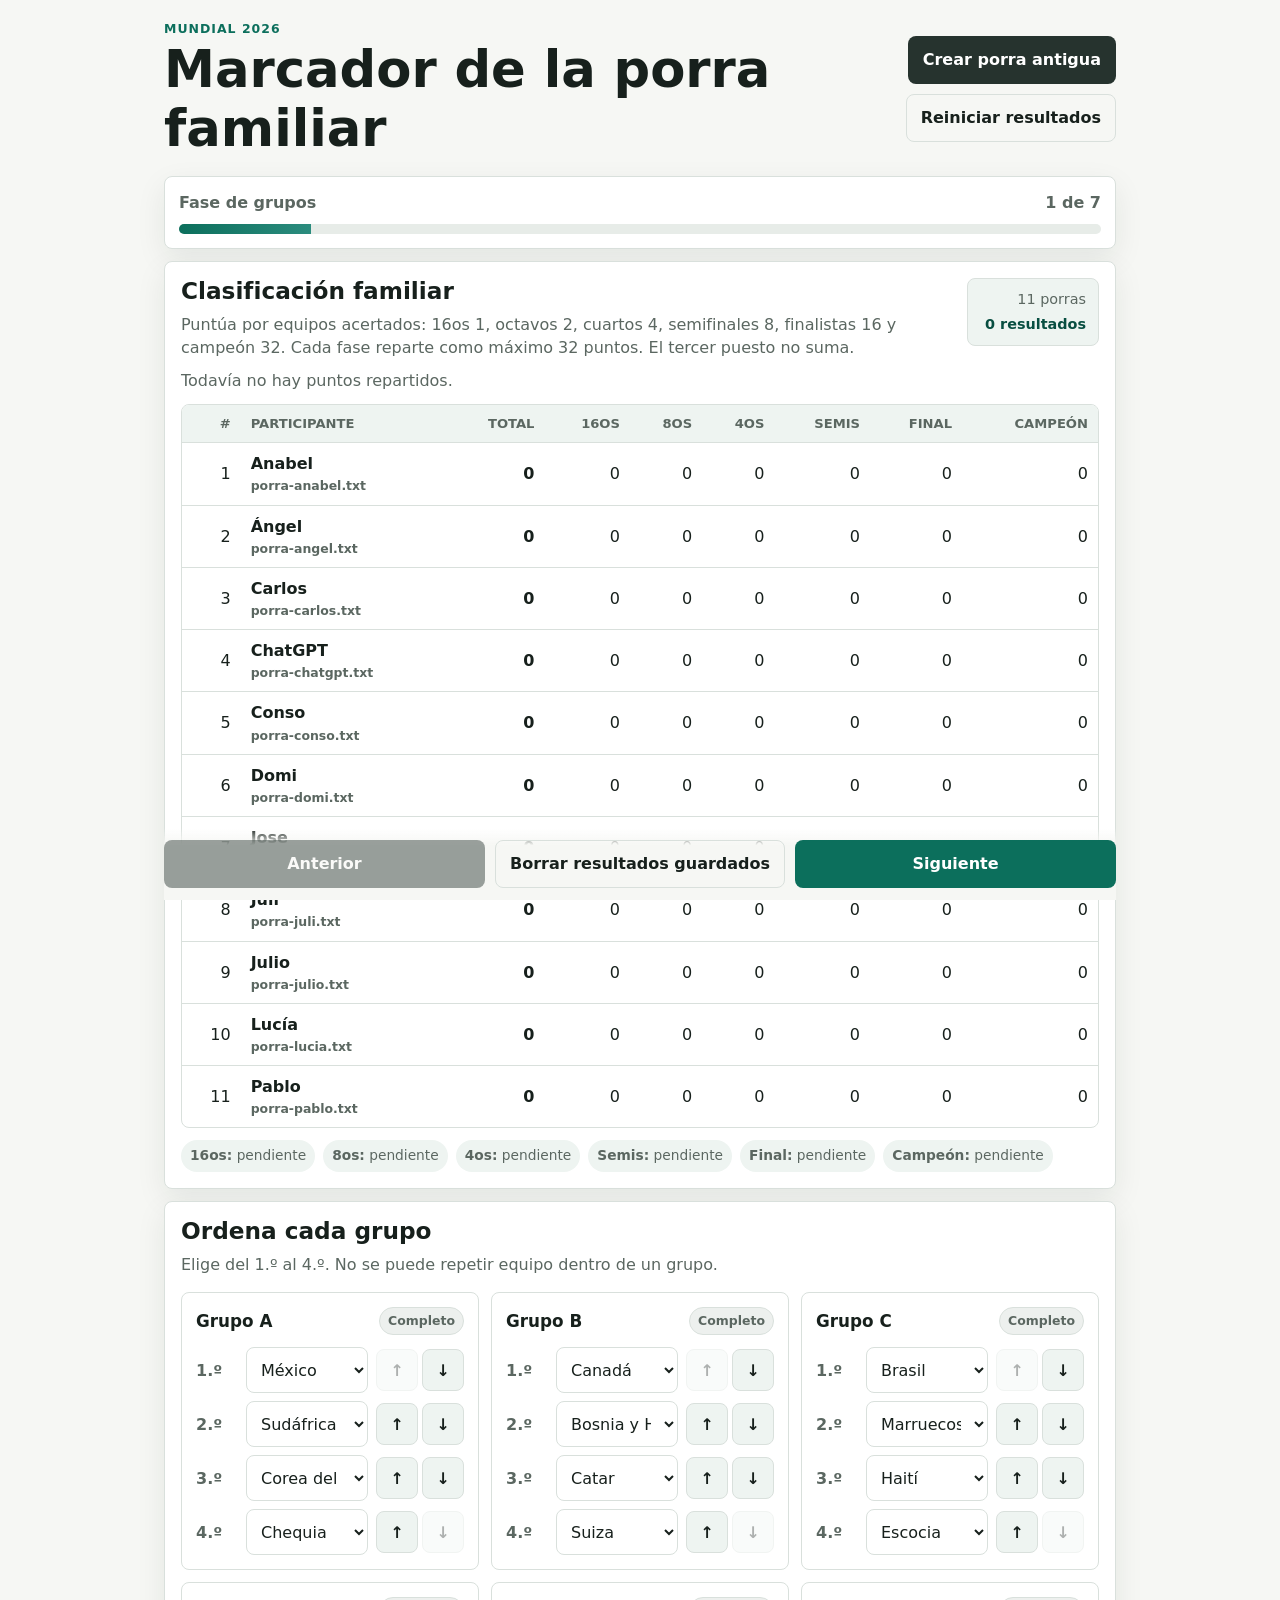
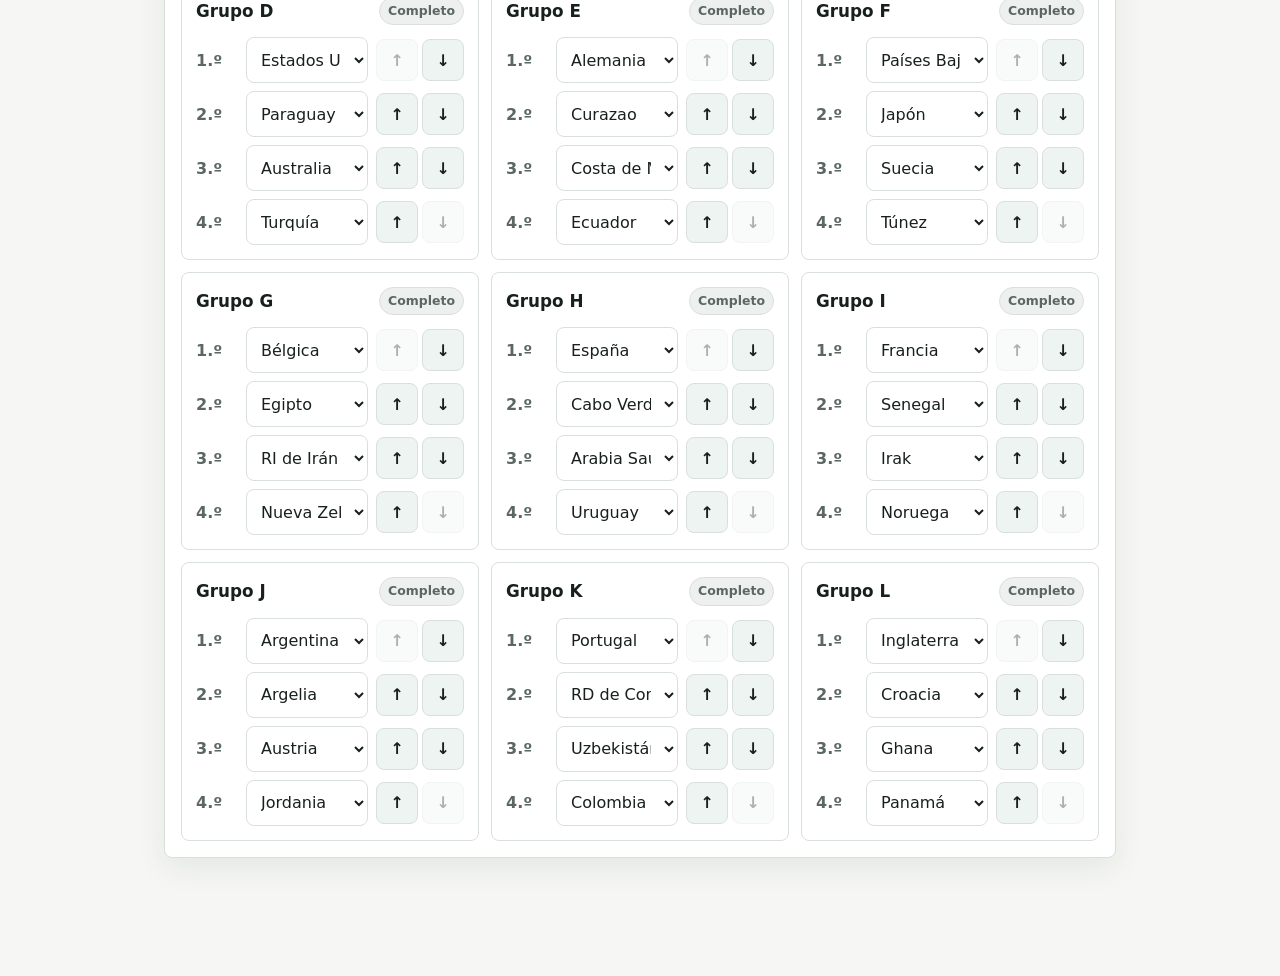
<file: index.html>
<!doctype html>
<html lang="es">
  <head>
    <meta charset="utf-8">
    <meta name="viewport" content="width=device-width, initial-scale=1">
    <title>Porra Mundial 2026</title>
    <link rel="icon" href="data:image/svg+xml,%3Csvg xmlns='http://www.w3.org/2000/svg' viewBox='0 0 64 64'%3E%3Ccircle cx='32' cy='32' r='28' fill='%230c6f5c'/%3E%3Cpath fill='white' d='M20 18h24v28H20z'/%3E%3Cpath fill='%23c7353d' d='M20 18h8v28h-8zM36 18h8v28h-8z'/%3E%3C/svg%3E">
    <link rel="stylesheet" href="styles.css?v=20260612-2">
  </head>
  <body>
    <div class="app-shell">
      <header class="app-header">
        <div>
          <p class="eyebrow">Mundial 2026</p>
          <h1>Marcador de la porra familiar</h1>
        </div>
        <div class="header-actions">
          <a class="button button-secondary link-button" href="crear-porra.html">Crear porra antigua</a>
          <button id="resetButton" class="button button-ghost" type="button">Reiniciar resultados</button>
        </div>
      </header>

      <main>
        <section class="progress-panel" aria-label="Progreso">
          <div id="stepLabel" class="step-label"></div>
          <div class="progress-track">
            <div id="progressBar" class="progress-bar"></div>
          </div>
        </section>

        <section id="message" class="message" role="status" aria-live="polite" hidden></section>
        <section id="leaderboard" class="leaderboard-panel" aria-label="Clasificación familiar"></section>
        <section id="app" class="step-content"></section>

        <nav class="nav-actions" aria-label="Navegación de la porra">
          <button id="prevButton" class="button button-secondary" type="button">Anterior</button>
          <button id="clearStorageButton" class="button button-ghost" type="button">Borrar resultados guardados</button>
          <button id="nextButton" class="button button-primary" type="button">Siguiente</button>
        </nav>
      </main>
    </div>

    <script src="forecasts.js?v=20260612-2"></script>
    <script src="app.js?v=20260613-2"></script>
  </body>
</html>
</file>
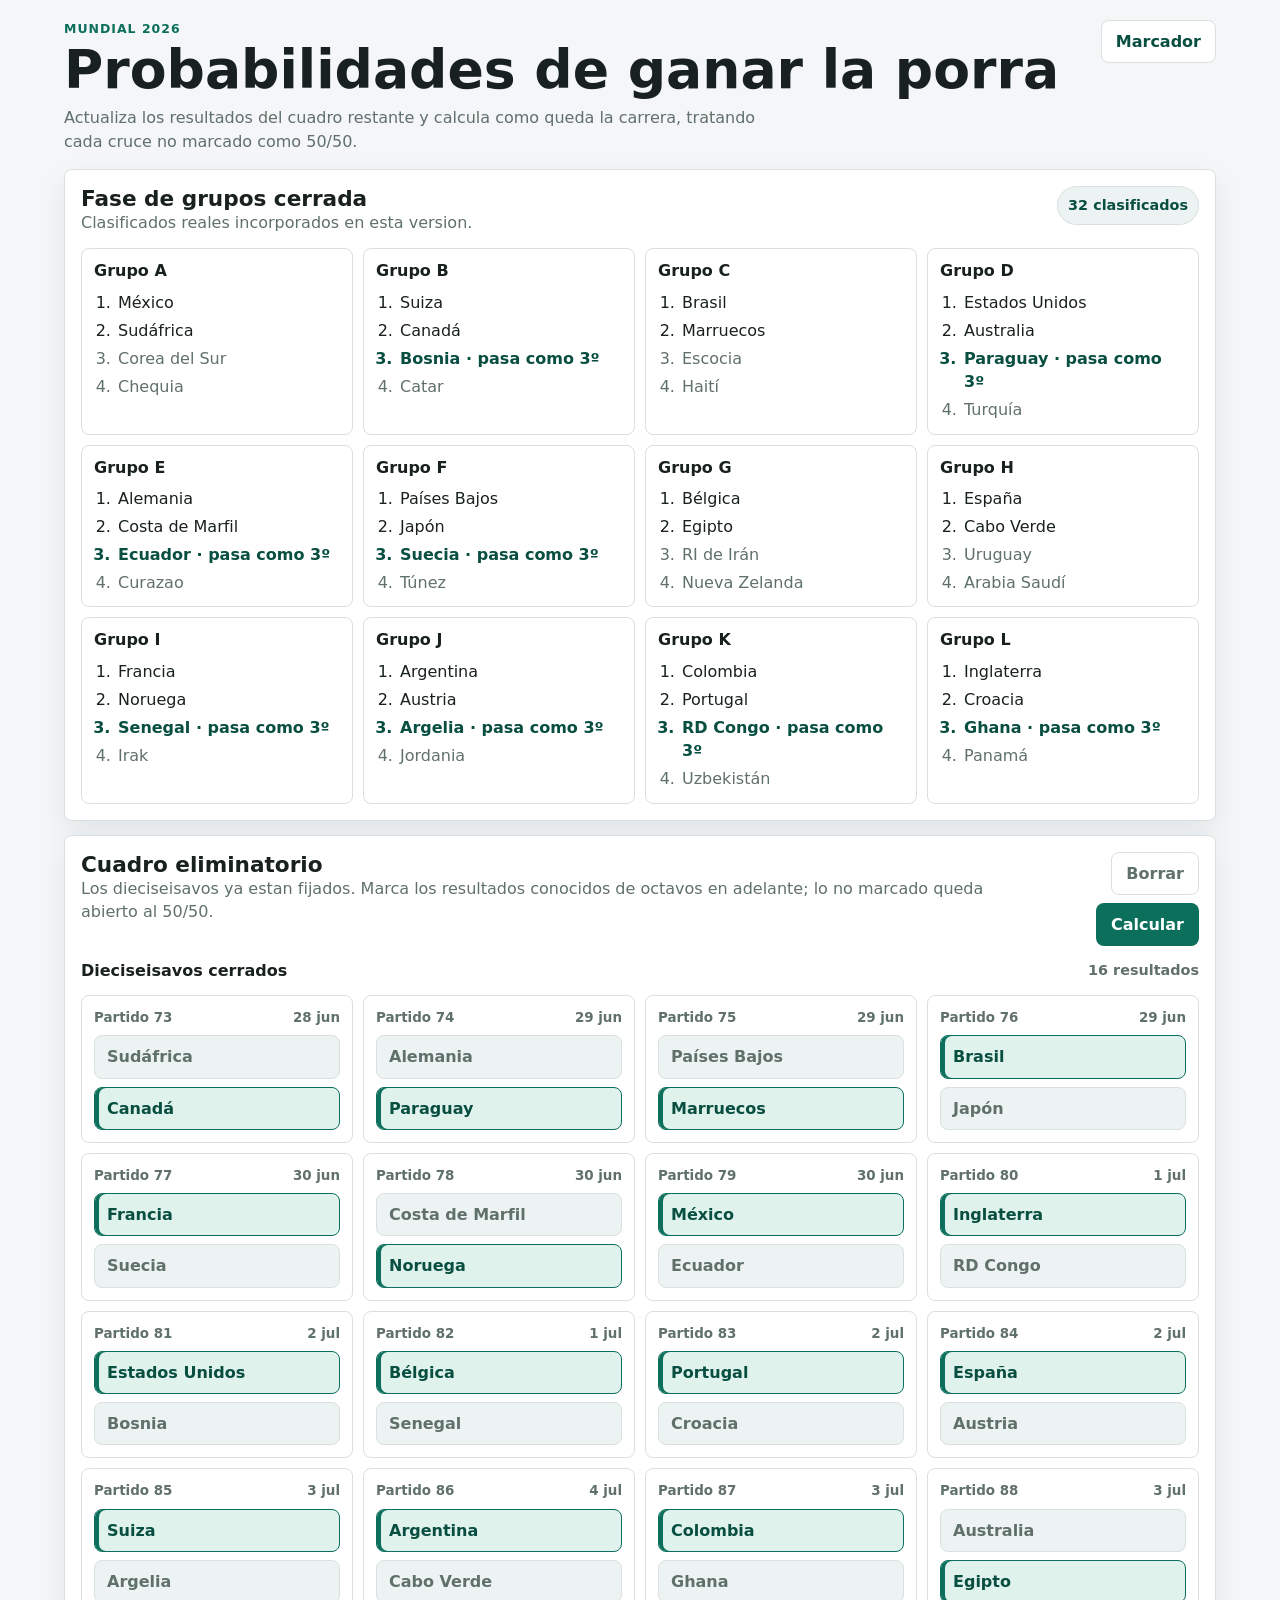
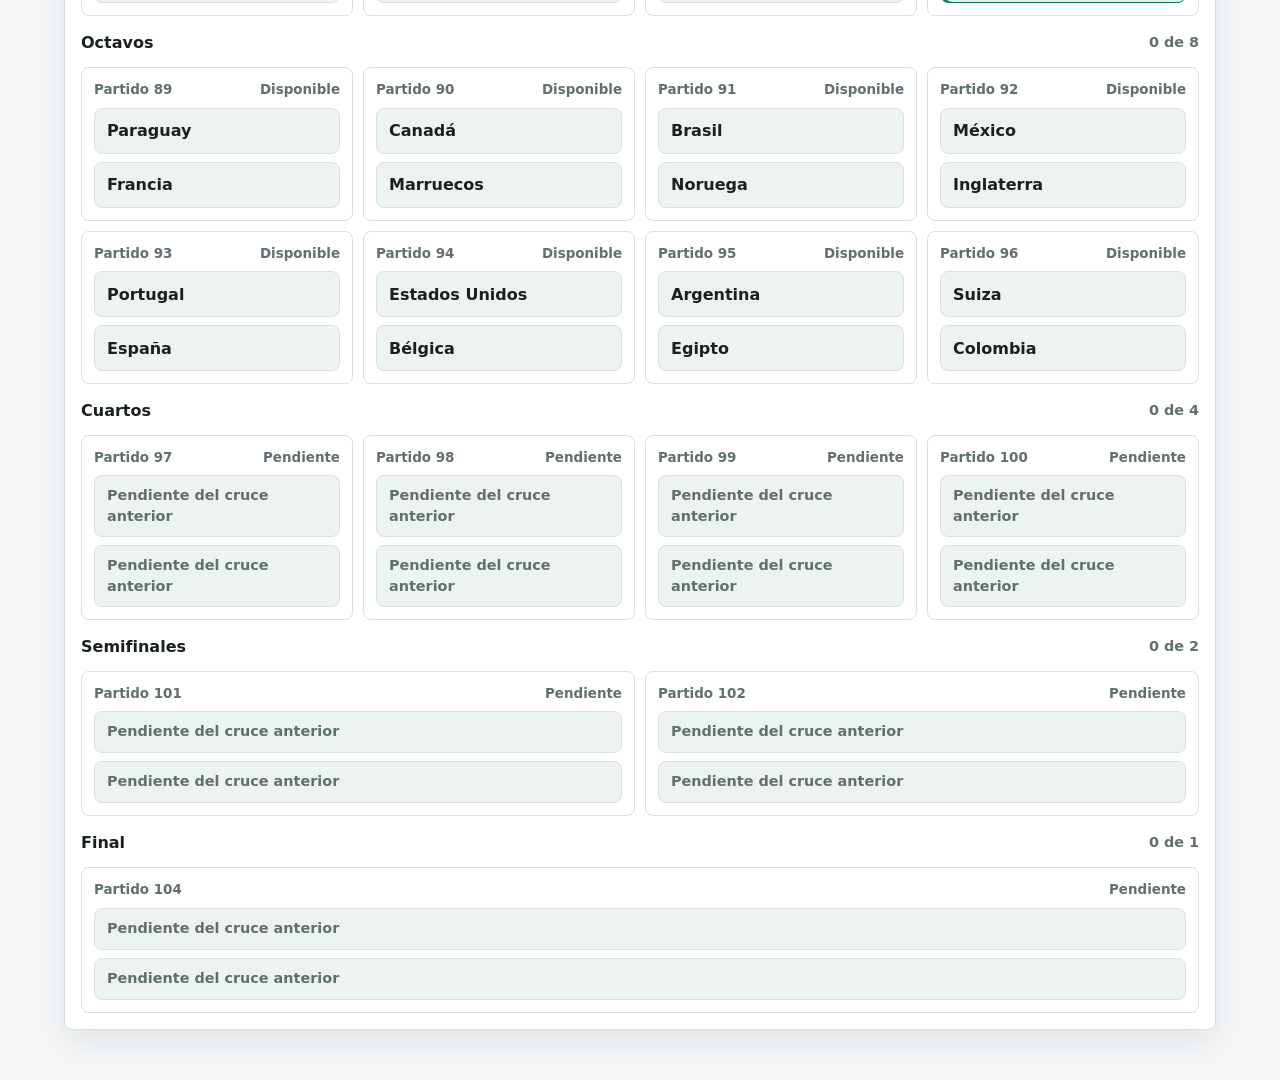
<file: probabilidades/index.html>
<!doctype html>
<html lang="es">
  <head>
    <meta charset="utf-8">
    <meta name="viewport" content="width=device-width, initial-scale=1">
    <title>Probabilidades de la porra</title>
    <link rel="icon" href="data:image/svg+xml,%3Csvg xmlns='http://www.w3.org/2000/svg' viewBox='0 0 64 64'%3E%3Ccircle cx='32' cy='32' r='28' fill='%230c6f5c'/%3E%3Cpath fill='white' d='M18 18h28v28H18z'/%3E%3Cpath fill='%23b43640' d='M18 18h9v28h-9zM37 18h9v28h-9z'/%3E%3C/svg%3E">
    <link rel="stylesheet" href="probabilidades.css?v=20260707-3">
  </head>
  <body>
    <div class="app-shell">
      <header class="app-header">
        <div>
          <p class="eyebrow">Mundial 2026</p>
          <h1>Probabilidades de ganar la porra</h1>
          <p class="intro">Actualiza los resultados del cuadro restante y calcula como queda la carrera, tratando cada cruce no marcado como 50/50.</p>
        </div>
        <a class="button button-secondary" href="../">Marcador</a>
      </header>

      <main>
        <section class="summary-panel" aria-labelledby="groupsTitle">
          <div class="section-head">
            <div>
              <h2 id="groupsTitle">Fase de grupos cerrada</h2>
              <p>Clasificados reales incorporados en esta version.</p>
            </div>
            <div class="pill" id="qualifiedCount"></div>
          </div>
          <div id="groupResults" class="group-grid"></div>
        </section>

        <section class="matches-panel" aria-labelledby="matchesTitle">
          <div class="section-head">
            <div>
              <h2 id="matchesTitle">Cuadro eliminatorio</h2>
              <p>Los dieciseisavos ya estan fijados. Marca los resultados conocidos de octavos en adelante; lo no marcado queda abierto al 50/50.</p>
            </div>
            <div class="actions">
              <button id="clearButton" class="button button-ghost" type="button">Borrar</button>
              <button id="calculateButton" class="button button-primary" type="button">Calcular</button>
            </div>
          </div>
          <div id="message" class="message" role="status" aria-live="polite" hidden></div>
          <div id="matches" class="rounds-stack"></div>
        </section>

        <section id="resultsPanel" class="results-panel" aria-labelledby="resultsTitle" hidden>
          <div class="section-head">
            <div>
              <h2 id="resultsTitle">Resultado del escenario</h2>
              <p id="scenarioSummary"></p>
            </div>
            <div id="scenarioCount" class="pill strong"></div>
          </div>
          <div id="leaderCards" class="leader-cards"></div>
          <div class="table-wrap">
            <table class="results-table">
              <thead>
                <tr>
                  <th>#</th>
                  <th>Jugador</th>
                  <th>Gana la porra</th>
                  <th>1º o 2º</th>
                  <th>1º, 2º o 3º</th>
                  <th>1º en solitario</th>
                  <th>Puntos ahora</th>
                </tr>
              </thead>
              <tbody id="resultsBody"></tbody>
            </table>
          </div>
        </section>
      </main>
    </div>

    <script src="../forecasts.js?v=20260612-2"></script>
    <script src="probabilidades.js?v=20260707-3"></script>
  </body>
</html>
</file>
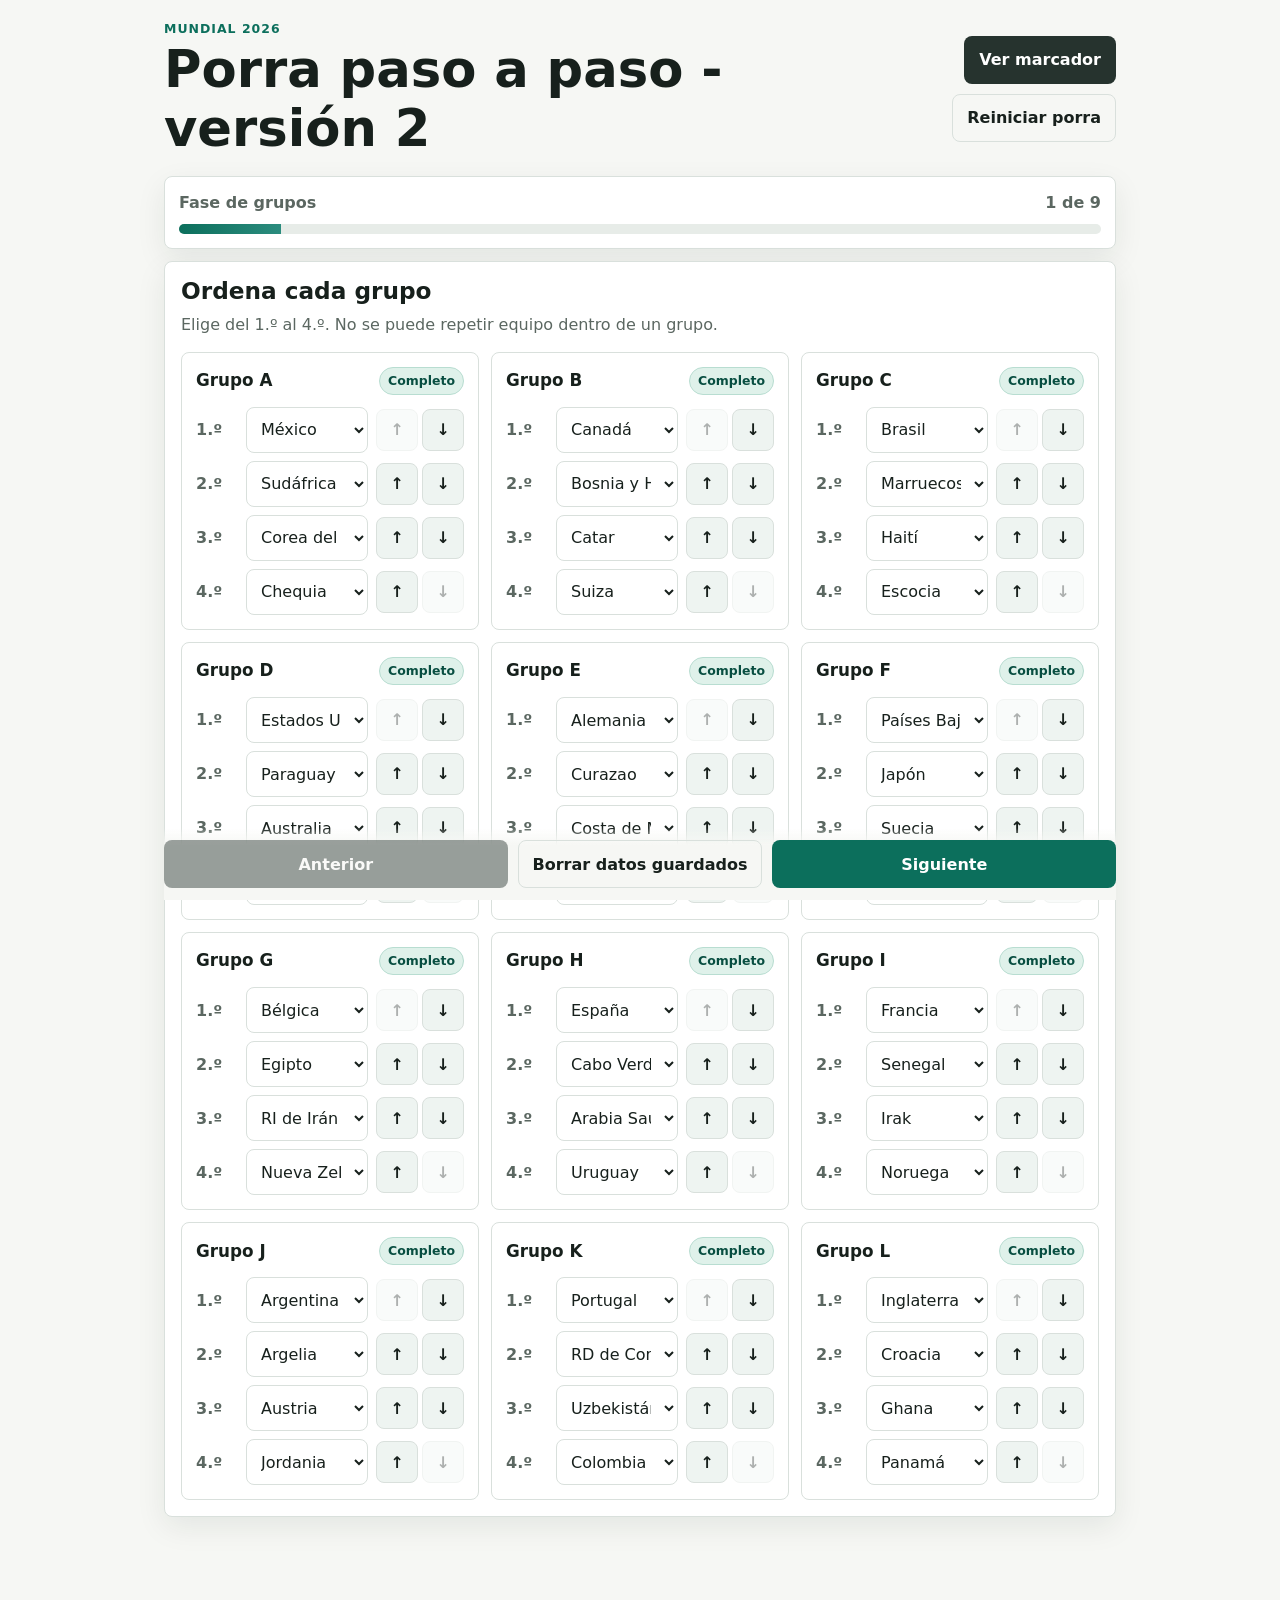
<file: crear-porra.html>
<!doctype html>
<html lang="es">
  <head>
    <meta charset="utf-8">
    <meta name="viewport" content="width=device-width, initial-scale=1">
    <title>Crear porra Mundial 2026</title>
    <link rel="icon" href="data:image/svg+xml,%3Csvg xmlns='http://www.w3.org/2000/svg' viewBox='0 0 64 64'%3E%3Ccircle cx='32' cy='32' r='28' fill='%230c6f5c'/%3E%3Cpath fill='white' d='M20 18h24v28H20z'/%3E%3Cpath fill='%23c7353d' d='M20 18h8v28h-8zM36 18h8v28h-8z'/%3E%3C/svg%3E">
    <link rel="stylesheet" href="styles.css">
  </head>
  <body>
    <div class="app-shell">
      <header class="app-header">
        <div>
          <p class="eyebrow">Mundial 2026</p>
          <h1>Porra paso a paso - versión 2</h1>
        </div>
        <div class="header-actions">
          <a class="button button-secondary link-button" href="./">Ver marcador</a>
          <button id="resetButton" class="button button-ghost" type="button">Reiniciar porra</button>
        </div>
      </header>

      <main>
        <section class="progress-panel" aria-label="Progreso">
          <div id="stepLabel" class="step-label"></div>
          <div class="progress-track">
            <div id="progressBar" class="progress-bar"></div>
          </div>
        </section>

        <section id="message" class="message" role="status" aria-live="polite" hidden></section>
        <section id="app" class="step-content"></section>

        <nav class="nav-actions" aria-label="Navegación de la porra">
          <button id="prevButton" class="button button-secondary" type="button">Anterior</button>
          <button id="clearStorageButton" class="button button-ghost" type="button">Borrar datos guardados</button>
          <button id="nextButton" class="button button-primary" type="button">Siguiente</button>
        </nav>
      </main>
    </div>

    <script src="crear-porra.js"></script>
  </body>
</html>
</file>
<file: styles.css>
:root {
  color-scheme: light;
  --bg: #f6f7f4;
  --surface: #ffffff;
  --surface-strong: #eef4f1;
  --ink: #17201c;
  --muted: #5b6761;
  --line: #d9e0dc;
  --primary: #0c6f5c;
  --primary-dark: #084e41;
  --accent: #c7353d;
  --warning: #9a5a00;
  --warning-bg: #fff4df;
  --shadow: 0 10px 30px rgba(17, 32, 27, 0.08);
}

* {
  box-sizing: border-box;
}

body {
  margin: 0;
  background: var(--bg);
  color: var(--ink);
  font-family: system-ui, -apple-system, BlinkMacSystemFont, "Segoe UI", sans-serif;
  font-size: 16px;
  line-height: 1.45;
}

button,
select,
textarea {
  font: inherit;
}

.app-shell {
  width: min(100%, 980px);
  margin: 0 auto;
  padding: 20px 14px 34px;
}

.app-header {
  display: flex;
  align-items: center;
  justify-content: space-between;
  gap: 14px;
  margin-bottom: 18px;
}

.header-actions {
  display: flex;
  flex-wrap: wrap;
  justify-content: flex-end;
  gap: 10px;
}

.eyebrow {
  margin: 0 0 2px;
  color: var(--primary);
  font-size: 0.78rem;
  font-weight: 800;
  letter-spacing: 0.08em;
  text-transform: uppercase;
}

h1,
h2,
h3 {
  margin: 0;
  line-height: 1.15;
}

h1 {
  font-size: clamp(1.8rem, 7vw, 3.2rem);
}

h2 {
  margin-bottom: 8px;
  font-size: 1.45rem;
}

h3 {
  font-size: 1.05rem;
}

.intro-text,
.hint {
  color: var(--muted);
}

.progress-panel,
.step-content,
.message,
.leaderboard-panel {
  background: var(--surface);
  border: 1px solid var(--line);
  border-radius: 8px;
  box-shadow: var(--shadow);
}

.progress-panel {
  padding: 14px;
  margin-bottom: 12px;
}

.step-label {
  display: flex;
  justify-content: space-between;
  gap: 10px;
  color: var(--muted);
  font-weight: 700;
}

.progress-track {
  height: 10px;
  overflow: hidden;
  margin-top: 10px;
  background: #e7ece8;
  border-radius: 999px;
}

.progress-bar {
  width: 0;
  height: 100%;
  background: linear-gradient(90deg, var(--primary), #2b8c7e);
  transition: width 180ms ease;
}

.message {
  margin-bottom: 12px;
  padding: 12px 14px;
  color: var(--warning);
  background: var(--warning-bg);
  border-color: #f0d49a;
  font-weight: 700;
}

.message.success {
  color: var(--primary-dark);
  background: #e6f5ef;
  border-color: #b8ddd1;
}

.step-content {
  padding: 16px;
}

.leaderboard-panel {
  padding: 16px;
  margin-bottom: 12px;
}

.leaderboard-head {
  display: flex;
  align-items: flex-start;
  justify-content: space-between;
  gap: 14px;
  margin-bottom: 10px;
}

.leaderboard-head p {
  margin: 6px 0 0;
}

.score-status {
  display: grid;
  gap: 4px;
  min-width: 132px;
  padding: 10px 12px;
  border: 1px solid var(--line);
  border-radius: 8px;
  background: var(--surface-strong);
  color: var(--muted);
  text-align: right;
  font-size: 0.9rem;
}

.score-status strong {
  color: var(--primary-dark);
}

.leader-note {
  margin: 8px 0 12px;
  color: var(--primary-dark);
}

.muted-note {
  color: var(--muted);
}

.score-table-wrap {
  overflow-x: auto;
  border: 1px solid var(--line);
  border-radius: 8px;
}

.score-table {
  width: 100%;
  min-width: 720px;
  border-collapse: collapse;
}

.score-table th,
.score-table td {
  padding: 9px 10px;
  border-bottom: 1px solid var(--line);
  text-align: right;
  white-space: nowrap;
}

.score-table th {
  background: var(--surface-strong);
  color: var(--muted);
  font-size: 0.82rem;
  text-transform: uppercase;
}

.score-table th:nth-child(2),
.score-table td:nth-child(2) {
  text-align: left;
}

.score-table tr:last-child td {
  border-bottom: 0;
}

.score-table tr.forecast-row-active td {
  background: #e6f5ef;
}

.player-button {
  display: grid;
  gap: 2px;
  width: 100%;
  padding: 0;
  border: 0;
  background: transparent;
  color: inherit;
  text-align: left;
  cursor: pointer;
}

.player-button:hover strong,
.player-button[aria-pressed="true"] strong {
  color: var(--primary-dark);
  text-decoration: underline;
  text-decoration-thickness: 2px;
  text-underline-offset: 3px;
}

.file-name {
  display: block;
  color: var(--muted);
  font-size: 0.78rem;
  font-weight: 600;
}

.known-teams {
  display: flex;
  flex-wrap: wrap;
  gap: 8px;
  margin-top: 12px;
}

.known-teams span {
  padding: 6px 9px;
  border-radius: 999px;
  background: #eef4f1;
  color: var(--muted);
  font-size: 0.86rem;
}

.phase-head {
  display: flex;
  align-items: flex-start;
  justify-content: space-between;
  gap: 12px;
  margin-bottom: 16px;
}

.phase-head p {
  margin: 6px 0 0;
}

.group-grid,
.match-grid,
.thirds-grid {
  display: grid;
  gap: 12px;
}

.group-grid {
  grid-template-columns: repeat(auto-fit, minmax(260px, 1fr));
}

.card,
.match-card {
  border: 1px solid var(--line);
  border-radius: 8px;
  background: var(--surface);
}

.card {
  padding: 14px;
}

.group-title {
  display: flex;
  align-items: center;
  justify-content: space-between;
  margin-bottom: 12px;
}

.complete-badge {
  min-width: 82px;
  padding: 4px 8px;
  border: 1px solid var(--line);
  border-radius: 999px;
  background: #edf0ee;
  color: var(--muted);
  cursor: pointer;
  font-size: 0.78rem;
  font-weight: 800;
  text-align: center;
}

.complete-badge.ok {
  border-color: #b8ddd1;
  background: #dff1ea;
  color: var(--primary-dark);
}

.complete-badge:hover {
  border-color: var(--primary);
  color: var(--primary-dark);
}

.complete-badge:disabled {
  cursor: not-allowed;
  opacity: 0.45;
}

.rank-row {
  display: grid;
  grid-template-columns: 42px 1fr auto;
  align-items: center;
  gap: 8px;
  margin-top: 8px;
}

.rank-number {
  color: var(--muted);
  font-weight: 800;
}

.forecast-rank-row {
  grid-template-columns: 42px 1fr;
}

.forecast-rank-team {
  min-height: 46px;
  padding: 11px 12px;
  border: 1px solid #b8ddd1;
  border-radius: 8px;
  background: #f3fbf7;
  color: var(--primary-dark);
  font-weight: 800;
}

select {
  width: 100%;
  min-height: 46px;
  padding: 8px 10px;
  border: 1px solid var(--line);
  border-radius: 8px;
  background: var(--surface);
  color: var(--ink);
}

.mini-actions {
  display: flex;
  gap: 4px;
}

.icon-button {
  width: 42px;
  height: 42px;
  border: 1px solid var(--line);
  border-radius: 8px;
  background: var(--surface-strong);
  color: var(--ink);
  cursor: pointer;
  font-weight: 900;
}

.icon-button:disabled {
  cursor: not-allowed;
  opacity: 0.35;
}

.thirds-grid {
  grid-template-columns: repeat(auto-fit, minmax(220px, 1fr));
}

.third-option {
  display: flex;
  align-items: center;
  gap: 10px;
  min-height: 58px;
  padding: 12px;
  border: 1px solid var(--line);
  border-radius: 8px;
  background: var(--surface);
  cursor: pointer;
}

.third-option input {
  width: 22px;
  height: 22px;
  accent-color: var(--primary);
}

.third-option.selected {
  border-color: var(--primary);
  background: #e6f5ef;
}

.counter {
  display: inline-flex;
  align-items: center;
  justify-content: center;
  min-width: 54px;
  height: 36px;
  padding: 0 10px;
  border-radius: 999px;
  background: var(--surface-strong);
  color: var(--primary-dark);
  font-weight: 900;
}

.assignment-note {
  margin: 12px 0 0;
  padding: 12px;
  border-radius: 8px;
  background: var(--warning-bg);
  color: var(--warning);
  font-weight: 700;
}

.match-grid {
  grid-template-columns: repeat(auto-fit, minmax(250px, 1fr));
}

.match-card {
  overflow: hidden;
}

.match-meta {
  padding: 10px 12px;
  background: var(--surface-strong);
  color: var(--muted);
  font-size: 0.88rem;
  font-weight: 800;
}

.team-choice {
  display: block;
  width: 100%;
  min-height: 58px;
  padding: 14px 12px;
  border: 0;
  border-top: 1px solid var(--line);
  background: var(--surface);
  color: var(--ink);
  text-align: left;
  cursor: pointer;
}

.team-choice.selected {
  background: #dff1ea;
  color: var(--primary-dark);
  font-weight: 900;
}

.team-choice:disabled {
  color: #8c9691;
  cursor: not-allowed;
}

.team-choice.selected:disabled {
  color: var(--primary-dark);
}

.forecast-preview-banner {
  display: flex;
  align-items: center;
  justify-content: space-between;
  gap: 12px;
  margin-bottom: 14px;
  padding: 10px 12px;
  border: 1px solid #b8ddd1;
  border-radius: 8px;
  background: #e6f5ef;
  color: var(--primary-dark);
}

.forecast-preview-banner .button {
  min-height: 38px;
  padding: 7px 10px;
  background: var(--surface);
}

.summary-box {
  width: 100%;
  min-height: 420px;
  margin-top: 12px;
  padding: 14px;
  border: 1px solid var(--line);
  border-radius: 8px;
  resize: vertical;
  color: var(--ink);
  background: #fbfcfb;
  white-space: pre;
}

.summary-actions {
  display: flex;
  flex-wrap: wrap;
  gap: 10px;
  margin-top: 4px;
}

.nav-actions {
  position: sticky;
  bottom: 0;
  display: grid;
  grid-template-columns: 1fr auto 1fr;
  gap: 10px;
  margin-top: 12px;
  padding: 12px 0 max(12px, env(safe-area-inset-bottom));
  background: linear-gradient(180deg, rgba(246, 247, 244, 0), var(--bg) 24%);
}

.button {
  display: inline-flex;
  align-items: center;
  justify-content: center;
  min-height: 48px;
  padding: 10px 14px;
  border: 1px solid transparent;
  border-radius: 8px;
  cursor: pointer;
  font-weight: 900;
  text-decoration: none;
}

.button-primary {
  background: var(--primary);
  color: #fff;
}

.button-primary:hover {
  background: var(--primary-dark);
}

.button-secondary {
  background: #26332e;
  color: #fff;
}

.button-ghost {
  background: transparent;
  border-color: var(--line);
  color: var(--ink);
}

.button:disabled {
  cursor: not-allowed;
  opacity: 0.45;
}

@media (max-width: 640px) {
  .app-shell {
    padding: 14px 10px 24px;
  }

  .app-header {
    align-items: stretch;
    flex-direction: column;
  }

  .header-actions {
    justify-content: stretch;
  }

  .header-actions .button {
    flex: 1 1 100%;
  }

  .phase-head {
    flex-direction: column;
  }

  .leaderboard-head {
    flex-direction: column;
  }

  .forecast-preview-banner {
    align-items: stretch;
    flex-direction: column;
  }

  .score-status {
    width: 100%;
    text-align: left;
  }

  .step-content {
    padding: 12px;
  }

  .rank-row {
    grid-template-columns: 38px 1fr;
  }

  .mini-actions {
    grid-column: 2;
  }

  .icon-button {
    flex: 1;
  }

  .nav-actions {
    grid-template-columns: 1fr 1fr;
  }

  .summary-actions .button {
    flex: 1 1 100%;
  }

  .summary-box {
    min-height: 300px;
  }

  #clearStorageButton {
    grid-column: 1 / -1;
    order: 3;
  }
}
</file>
<file: probabilidades/probabilidades.css>
:root {
  color-scheme: light;
  --bg: #f4f6f8;
  --surface: #ffffff;
  --surface-strong: #edf3f2;
  --ink: #18211f;
  --muted: #60706b;
  --line: #d8e1df;
  --primary: #0c6f5c;
  --primary-dark: #084e41;
  --accent: #b43640;
  --gold: #a76a10;
  --gold-soft: #fff4dc;
  --shadow: 0 12px 30px rgba(22, 36, 33, 0.08);
}

* {
  box-sizing: border-box;
}

body {
  margin: 0;
  background: var(--bg);
  color: var(--ink);
  font-family: system-ui, -apple-system, BlinkMacSystemFont, "Segoe UI", sans-serif;
  font-size: 16px;
  line-height: 1.45;
}

button {
  font: inherit;
}

.app-shell {
  width: min(100%, 1180px);
  margin: 0 auto;
  padding: 20px 14px 36px;
}

.app-header,
.section-head {
  display: flex;
  align-items: flex-start;
  justify-content: space-between;
  gap: 16px;
}

.app-header {
  margin-bottom: 16px;
}

.eyebrow {
  margin: 0 0 4px;
  color: var(--primary);
  font-size: 0.78rem;
  font-weight: 800;
  letter-spacing: 0.08em;
  text-transform: uppercase;
}

h1,
h2,
h3,
p {
  margin: 0;
}

h1 {
  font-size: clamp(2rem, 6vw, 3.35rem);
  line-height: 1.05;
}

h2 {
  font-size: 1.35rem;
  line-height: 1.18;
}

h3 {
  font-size: 1rem;
  line-height: 1.2;
}

.intro,
.section-head p,
.muted {
  color: var(--muted);
}

.intro {
  max-width: 720px;
  margin-top: 8px;
}

.summary-panel,
.matches-panel,
.results-panel,
.message {
  background: var(--surface);
  border: 1px solid var(--line);
  border-radius: 8px;
  box-shadow: var(--shadow);
}

.summary-panel,
.matches-panel,
.results-panel {
  padding: 16px;
  margin-bottom: 14px;
}

.group-grid {
  display: grid;
  grid-template-columns: repeat(auto-fit, minmax(220px, 1fr));
  gap: 10px;
  margin-top: 14px;
}

.group-card,
.match-card,
.leader-card {
  border: 1px solid var(--line);
  border-radius: 8px;
  background: #fff;
}

.group-card {
  padding: 12px;
}

.group-card ol {
  display: grid;
  gap: 5px;
  margin: 10px 0 0;
  padding-left: 22px;
}

.group-card li {
  padding-left: 2px;
}

.group-card .qualified-third {
  color: var(--primary-dark);
  font-weight: 800;
}

.group-card .eliminated {
  color: var(--muted);
}

.pill {
  flex: 0 0 auto;
  padding: 8px 10px;
  border: 1px solid var(--line);
  border-radius: 999px;
  background: var(--surface-strong);
  color: var(--primary-dark);
  font-size: 0.9rem;
  font-weight: 800;
  white-space: nowrap;
}

.pill.strong {
  background: var(--gold-soft);
  color: var(--gold);
}

.actions {
  display: flex;
  flex-wrap: wrap;
  justify-content: flex-end;
  gap: 8px;
}

.button {
  display: inline-flex;
  align-items: center;
  justify-content: center;
  min-height: 42px;
  padding: 9px 14px;
  border: 1px solid transparent;
  border-radius: 8px;
  font-weight: 800;
  text-decoration: none;
  cursor: pointer;
}

.button-primary {
  background: var(--primary);
  color: white;
}

.button-primary:hover {
  background: var(--primary-dark);
}

.button-secondary {
  background: var(--surface);
  border-color: var(--line);
  color: var(--primary-dark);
}

.button-ghost {
  background: transparent;
  border-color: var(--line);
  color: var(--muted);
}

.message {
  margin: 12px 0;
  padding: 10px 12px;
  color: #8a4b00;
  background: #fff5df;
  border-color: #edcc8d;
  font-weight: 800;
}

.message.success {
  color: var(--primary-dark);
  background: #e7f5ef;
  border-color: #b8ddd1;
}

.match-grid {
  display: grid;
  grid-template-columns: repeat(auto-fit, minmax(260px, 1fr));
  gap: 10px;
  margin-top: 14px;
}

.rounds-stack {
  display: grid;
  gap: 16px;
  margin-top: 14px;
}

.round-block {
  min-width: 0;
}

.round-title {
  display: flex;
  align-items: center;
  justify-content: space-between;
  gap: 10px;
  margin-bottom: 8px;
}

.round-title span {
  color: var(--muted);
  font-size: 0.9rem;
  font-weight: 800;
}

.compact-grid {
  grid-template-columns: repeat(auto-fit, minmax(220px, 1fr));
}

.match-card {
  display: grid;
  gap: 8px;
  padding: 12px;
}

.match-meta {
  display: flex;
  justify-content: space-between;
  gap: 10px;
  color: var(--muted);
  font-size: 0.84rem;
  font-weight: 800;
}

.team-button {
  width: 100%;
  min-height: 46px;
  padding: 10px 12px;
  border: 1px solid var(--line);
  border-radius: 8px;
  background: var(--surface-strong);
  color: var(--ink);
  font-weight: 800;
  text-align: left;
  cursor: pointer;
}

.team-button:hover {
  border-color: var(--primary);
}

.team-button.selected {
  border-color: var(--primary);
  background: #dff2eb;
  color: var(--primary-dark);
  box-shadow: inset 4px 0 0 var(--primary);
}

.fixed-result,
.pending-choice {
  min-height: 42px;
  padding: 9px 12px;
  border: 1px solid var(--line);
  border-radius: 8px;
  background: var(--surface-strong);
  color: var(--muted);
  font-weight: 800;
}

.fixed-result.selected {
  border-color: var(--primary);
  background: #dff2eb;
  color: var(--primary-dark);
  box-shadow: inset 4px 0 0 var(--primary);
}

.pending-choice {
  color: var(--muted);
  font-size: 0.9rem;
}

.leader-cards {
  display: grid;
  grid-template-columns: repeat(auto-fit, minmax(220px, 1fr));
  gap: 10px;
  margin: 14px 0;
}

.leader-card {
  padding: 14px;
}

.leader-card strong {
  display: block;
  margin-top: 4px;
  color: var(--primary-dark);
  font-size: 1.7rem;
  line-height: 1;
}

.table-wrap {
  overflow-x: auto;
  border: 1px solid var(--line);
  border-radius: 8px;
}

.results-table {
  width: 100%;
  min-width: 810px;
  border-collapse: collapse;
}

.results-table th,
.results-table td {
  padding: 10px;
  border-bottom: 1px solid var(--line);
  text-align: right;
  white-space: nowrap;
}

.results-table th {
  background: var(--surface-strong);
  color: var(--muted);
  font-size: 0.78rem;
  text-transform: uppercase;
}

.results-table th:nth-child(2),
.results-table td:nth-child(2) {
  text-align: left;
}

.results-table tr:last-child td {
  border-bottom: 0;
}

.results-table tr:first-child td {
  background: #f7fbf9;
  font-weight: 800;
}

@media (max-width: 720px) {
  .app-header,
  .section-head {
    display: grid;
  }

  .actions,
  .button,
  .pill {
    width: 100%;
  }

  .actions {
    justify-content: stretch;
  }
}
</file>
